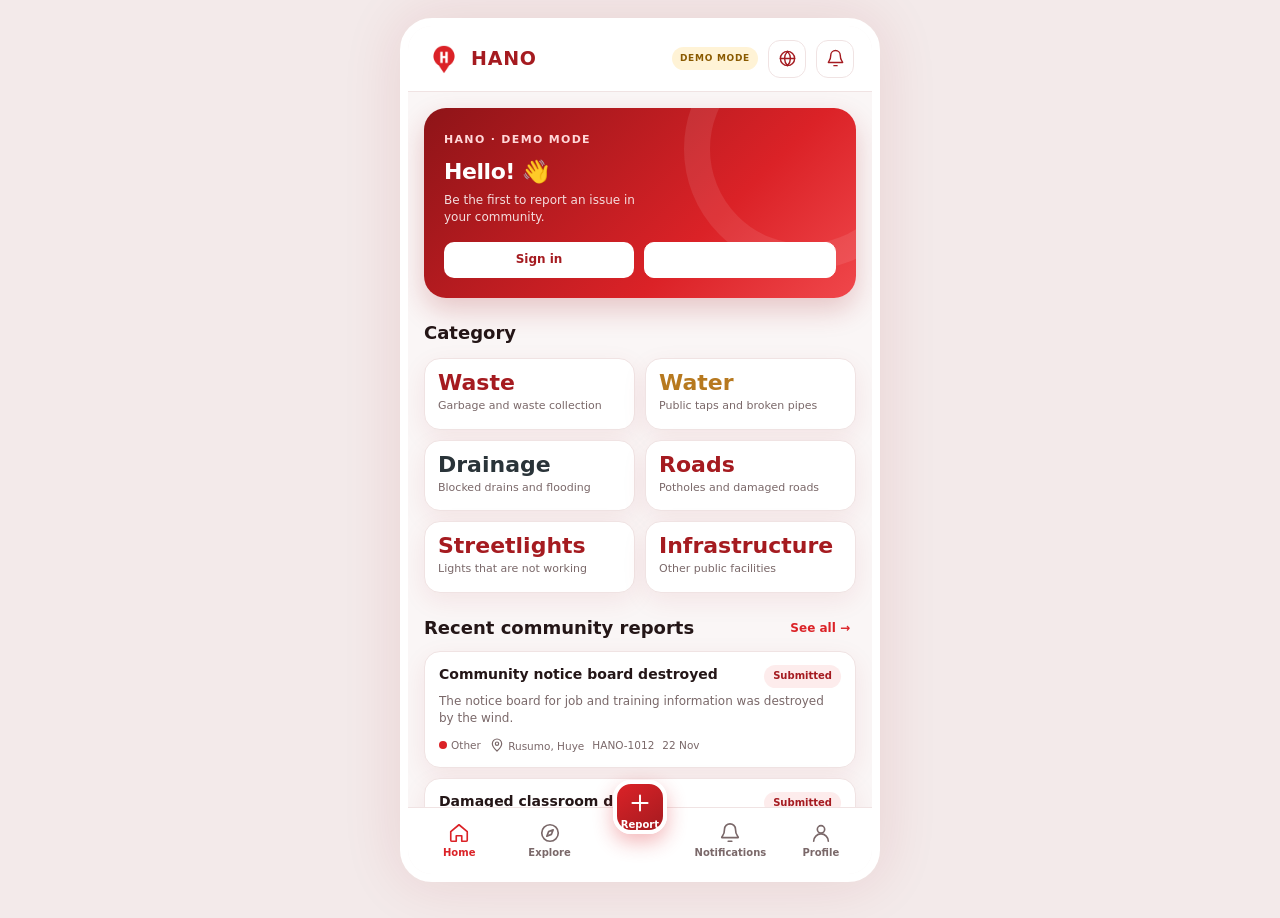
<file: index.html>
<!DOCTYPE html>
<html lang="en">
<head>
  <meta charset="UTF-8">
  <meta name="viewport" content="width=device-width, initial-scale=1, viewport-fit=cover">
  <meta name="theme-color" content="#DB2227">
  <meta name="description" content="HANO — report and track community problems in Rwanda.">
  <title>HANO — Community Problem Reporting</title>
  <link rel="manifest" href="manifest.webmanifest">
  <link rel="icon" href="assets/img/icon-192.png">
  <link rel="apple-touch-icon" href="assets/img/icon-192.png">
  <link rel="stylesheet" href="assets/css/styles.css">
</head>
<body>
  <div class="phone">
    <header class="topbar" id="topbar"></header>
    <main id="app" class="app" aria-live="polite">
      <div class="loading-screen"><div class="spinner"></div><p>Loading HANO…</p></div>
    </main>
    <nav class="bottom-nav" id="bottomnav" aria-label="Main navigation"></nav>
  </div>
  <div id="toast" class="toast" role="status" aria-live="polite"></div>
  <div id="modal" class="modal" hidden></div>
  <script type="module" src="assets/js/app.js"></script>
</body>
</html>
</file>
<file: assets/css/styles.css>
/* HANO - mobile-first design system */
:root{
  /* Palette derived from the uploaded HANO pin logo (#DB2227). */
  --brand:#DB2227; --brand-dark:#A51B20; --brand-soft:#FDECEC;
  --accent:#2A3439; --accent-soft:#EEF1F2;
  --ink:#241617; --muted:#7A6869; --line:#F0E3E3; --bg:#FAF6F6;
  --white:#fff; --danger:#C2413A; --warn:#B7791F; --ok:#157A4A;
  --radius:18px; --shadow:0 8px 26px rgba(165,27,32,.08);
}
*{box-sizing:border-box;-webkit-tap-highlight-color:transparent}
html,body{margin:0;height:100%;background:#F3EAEA;color:var(--ink)}
body{font-family:"Segoe UI",Inter,system-ui,-apple-system,Arial,sans-serif;font-size:15px;line-height:1.45}
button,input,select,textarea{font:inherit}
button{cursor:pointer}
a{color:var(--brand);text-decoration:none}
svg{width:16px;height:16px;vertical-align:-3px;flex:none}

/* Phone shell (desktop preview) */
.phone{position:relative;width:100%;max-width:480px;height:100dvh;margin:0 auto;background:var(--bg);
  display:flex;flex-direction:column;overflow:hidden;box-shadow:0 0 60px rgba(165,27,32,.12)}
@media(min-width:520px){.phone{height:min(920px,96dvh);margin:2vh auto;border-radius:32px;border:8px solid #fff}}

/* Header */
.topbar{flex:none;padding:calc(12px + env(safe-area-inset-top)) 18px 12px;background:var(--white);
  border-bottom:1px solid var(--line);display:flex;align-items:center;gap:10px;min-height:66px}
.brand{display:flex;align-items:center;gap:9px;min-width:0;background:none;border:0;padding:0;color:inherit;text-align:left}
.brand img{width:36px;height:36px;border-radius:11px;flex:none}
.brand strong{font-size:19px;letter-spacing:.04em;color:var(--brand-dark)}
.topbar .spacer{flex:1}
.icon-btn{width:38px;height:38px;border:1px solid var(--line);border-radius:12px;background:var(--white);
  display:grid;place-items:center;color:var(--brand-dark);flex:none}
.icon-btn svg{width:19px;height:19px}
.mode-badge{font-size:9px;font-weight:800;letter-spacing:.08em;padding:5px 8px;border-radius:99px;
  background:var(--brand-soft);color:var(--brand-dark);white-space:nowrap}
.mode-badge.demo{background:#FFF3D6;color:#8A5A00}

/* App body */
.app{flex:1;overflow-y:auto;overflow-x:hidden;padding:16px 16px calc(96px + env(safe-area-inset-bottom));scroll-behavior:smooth}
.app::-webkit-scrollbar{width:0}
.loading-screen{display:grid;place-content:center;justify-items:center;height:70vh;color:var(--muted)}
.spinner{width:36px;height:36px;border:3px solid var(--brand-soft);border-top-color:var(--brand);
  border-radius:50%;animation:spin .8s linear infinite}
@keyframes spin{to{transform:rotate(360deg)}}

/* Bottom navigation */
.bottom-nav{flex:none;position:relative;display:grid;grid-template-columns:repeat(5,1fr);
  background:var(--white);border-top:1px solid var(--line);padding:8px 6px calc(8px + env(safe-area-inset-bottom));z-index:5}
.bottom-nav button{border:0;background:none;color:var(--muted);display:grid;justify-items:center;gap:2px;
  font-size:10px;font-weight:600;padding:6px 0;border-radius:12px}
.bottom-nav button.active{color:var(--brand)}
.bottom-nav button svg{width:22px;height:22px}
.bottom-nav .fab{position:relative;top:-18px;width:54px;height:54px;margin:-18px auto 0;border-radius:18px;
  background:linear-gradient(145deg,#DB2227,#A51B20);color:#fff;box-shadow:0 8px 20px rgba(219,34,39,.32);
  display:grid;place-items:center;border:4px solid var(--white)}
.bottom-nav .fab svg{width:26px;height:26px}
.bottom-nav .fab.active{color:#fff}

/* Typography + layout */
h1,h2,h3,h4,p{margin:0}
h1{font-size:24px;letter-spacing:-.02em}
h2{font-size:18px}
h3{font-size:15px}
.muted{color:var(--muted)}
.small{font-size:12px}
.tiny{font-size:10px}
.eyebrow{font-size:11px;font-weight:800;letter-spacing:.12em;text-transform:uppercase;color:var(--brand)}
.section{margin:22px 0 10px;display:flex;align-items:center;justify-content:space-between;gap:8px}
.text-link{border:0;background:none;color:var(--brand);font-size:12px;font-weight:700}

/* Cards */
.card{background:var(--white);border:1px solid var(--line);border-radius:var(--radius);padding:16px;box-shadow:var(--shadow)}
.card+.card{margin-top:12px}
.hero{background:linear-gradient(135deg,#8E1418,#DB2227 65%,#F0474B);color:#fff;border-radius:22px;
  padding:20px;position:relative;overflow:hidden;box-shadow:0 12px 28px rgba(165,27,32,.22)}
.hero::after{content:"";position:absolute;width:190px;height:190px;border-radius:50%;right:-70px;top:-80px;
  border:26px solid rgba(255,255,255,.09)}
.hero h1{font-size:22px;margin:6px 0 4px}
.hero p{font-size:12px;opacity:.85;max-width:220px}
.hero .eyebrow{color:#FFD7D8}
.stat-grid{display:grid;grid-template-columns:repeat(2,1fr);gap:10px;margin-top:12px}
.stat{background:var(--white);border:1px solid var(--line);border-radius:16px;padding:13px;box-shadow:var(--shadow)}
.stat b{display:block;font-size:26px;line-height:1;color:var(--brand-dark)}
.stat span{font-size:11px;color:var(--muted)}
.stat:nth-child(2) b{color:var(--warn)} .stat:nth-child(3) b{color:var(--accent)}

/* Buttons + chips */
.btn{border:0;border-radius:13px;padding:12px 16px;font-weight:700;font-size:14px;display:inline-flex;
  align-items:center;justify-content:center;gap:7px;transition:transform .12s,opacity .12s}
.btn:active{transform:scale(.97)}
.btn:disabled{opacity:.55;cursor:not-allowed}
.btn-primary{background:var(--brand);color:#fff;box-shadow:0 6px 16px rgba(219,34,39,.22)}
.btn-blue{background:var(--accent);color:#fff}
.btn-outline{background:var(--white);color:var(--brand);border:1px solid var(--brand)}
.btn-ghost{background:var(--brand-soft);color:var(--brand-dark)}
.btn-danger{background:#FDECEC;color:var(--danger)}
.btn-sm{padding:8px 11px;font-size:12px;border-radius:10px}
.btn-block{width:100%}
.chip-row{display:flex;gap:7px;overflow-x:auto;padding:2px 0 6px;scrollbar-width:none}
.chip-row::-webkit-scrollbar{display:none}
.chip{flex:none;border:1px solid var(--line);background:var(--white);color:var(--muted);border-radius:99px;
  padding:7px 12px;font-size:12px;font-weight:600}
.chip.active{background:var(--brand);color:#fff;border-color:var(--brand)}

/* Forms */
.form-group{margin-bottom:14px}
.form-group label{display:block;font-size:12px;font-weight:700;margin-bottom:6px;color:var(--ink)}
input,select,textarea{width:100%;border:1px solid var(--line);border-radius:13px;padding:12px 13px;background:var(--white);color:var(--ink);outline:none}
input:focus,select:focus,textarea:focus{border-color:var(--brand);box-shadow:0 0 0 3px var(--brand-soft)}
textarea{min-height:96px;resize:vertical}
.photo-drop{border:2px dashed #F0C7C8;border-radius:16px;padding:18px;text-align:center;background:var(--brand-soft);color:var(--brand-dark);font-size:13px}
.photo-drop svg{width:28px;height:28px;display:block;margin:0 auto 6px}
.photo-drop input{display:none}
.photo-preview{width:100%;max-height:170px;object-fit:cover;border-radius:14px;margin-top:10px}
.row{display:flex;gap:10px}.row>*{flex:1}

/* Lists + statuses */
.list{display:grid;gap:10px}
.report-item{background:var(--white);border:1px solid var(--line);border-radius:16px;padding:13px 14px;box-shadow:var(--shadow);cursor:pointer}
.report-item:active{transform:scale(.99)}
.report-item .top{display:flex;justify-content:space-between;gap:8px;align-items:flex-start}
.report-item h3{font-size:14px;line-height:1.3}
.report-item p{font-size:12px;color:var(--muted);margin-top:5px;display:-webkit-box;-webkit-line-clamp:2;-webkit-box-orient:vertical;overflow:hidden}
.report-meta{display:flex;gap:8px;align-items:center;margin-top:9px;font-size:10.5px;color:var(--muted);flex-wrap:wrap}
.badge{font-size:10px;font-weight:800;border-radius:99px;padding:4px 9px;white-space:nowrap;text-transform:capitalize}
.badge.submitted{background:#FDECEC;color:#A51B20}
.badge.under_review{background:#FFF4D6;color:#8A5A00}
.badge.assigned{background:#EDE7FA;color:#6B46C1}
.badge.in_progress{background:#FCE0E1;color:#DB2227}
.badge.resolved{background:#E7F5EA;color:#157A4A}
.badge.rejected{background:#FBE3E2;color:#A51B20}
.cat-dot{width:8px;height:8px;border-radius:50%;display:inline-block;margin-right:4px;background:var(--brand)}

/* Map */
.map-wrap{position:relative;border-radius:18px;overflow:hidden;background:linear-gradient(160deg,#FCEEEE,#F1F3F4);border:1px solid var(--line)}
.map-svg{width:100%;height:260px;display:block}
.map-pin{cursor:pointer;transition:transform .15s}
.map-pin:hover{transform:scale(1.25)}
.map-note{position:absolute;left:10px;bottom:8px;font-size:10px;background:rgba(255,255,255,.85);padding:4px 8px;border-radius:8px;color:var(--muted)}

/* Auth */
.auth-logo{width:74px;height:74px;border-radius:22px;margin:10px auto 12px;display:block;box-shadow:0 12px 24px rgba(165,27,32,.22)}
.auth h1{text-align:center;font-size:26px;margin-bottom:20px}
.tabs{display:grid;grid-template-columns:1fr 1fr;background:var(--brand-soft);border-radius:13px;padding:4px;margin-bottom:16px}
.tabs button{border:0;background:none;padding:9px;border-radius:10px;font-weight:700;color:var(--muted);font-size:13px}
.tabs button.active{background:#fff;color:var(--brand-dark);box-shadow:var(--shadow)}
.demo-note{font-size:11px;color:var(--muted);background:#FFF8E8;border:1px solid #F5E3B8;padding:10px;border-radius:12px;margin-top:12px}

/* Admin */
.admin-tabs{display:flex;gap:6px;overflow-x:auto;margin-bottom:12px}
.admin-tabs button{flex:none;border:1px solid var(--line);background:#fff;color:var(--muted);border-radius:10px;padding:8px 12px;font-size:12px;font-weight:700}
.admin-tabs button.active{background:var(--brand);color:#fff;border-color:var(--brand)}
.mini-grid{display:grid;grid-template-columns:repeat(3,1fr);gap:8px;margin-top:10px}
.mini-grid div{background:var(--brand-soft);border-radius:12px;padding:10px;text-align:center}
.mini-grid b{display:block;color:var(--brand-dark);font-size:18px}
.manage-row{border-top:1px solid var(--line);padding:11px 0}
.manage-row:first-of-type{border-top:0}
.manage-row .row{margin-top:7px}
select.small-input{padding:8px;font-size:12px}

/* Empty + toast + modal */
.empty{text-align:center;padding:34px 18px;color:var(--muted)}
.empty .emoji{font-size:34px;margin-bottom:8px}
.toast{position:fixed;left:50%;bottom:26px;transform:translate(-50%,20px);z-index:50;background:var(--ink);color:#fff;
  padding:12px 18px;border-radius:14px;font-size:13px;opacity:0;pointer-events:none;transition:.25s;max-width:86vw;text-align:center}
.toast.show{opacity:1;transform:translate(-50%,0)}
.modal{position:fixed;inset:0;background:rgba(36,22,23,.55);z-index:40;display:grid;align-items:end;justify-items:center}
.modal[hidden]{display:none}
.modal-card{background:#fff;width:100%;max-width:480px;max-height:88dvh;overflow-y:auto;border-radius:24px 24px 0 0;padding:18px 18px calc(24px + env(safe-area-inset-bottom));animation:slideUp .22s ease-out}
@media(min-width:520px){.modal{align-items:center}.modal-card{border-radius:24px;max-height:80dvh}}
@keyframes slideUp{from{transform:translateY(30px);opacity:.5}to{transform:none;opacity:1}}
.timeline{list-style:none;margin:12px 0;padding:0 0 0 16px;border-left:2px solid var(--line)}
.timeline li{position:relative;padding:0 0 14px 12px;font-size:12px}
.timeline li::before{content:"";position:absolute;left:-23px;top:3px;width:10px;height:10px;border-radius:50%;background:var(--brand)}
.timeline time{display:block;color:var(--muted);font-size:10px}
.detail-photo{width:100%;border-radius:14px;margin:10px 0}

/* Loading skeleton */
.skeleton{background:linear-gradient(90deg,#F7EAEA,#FCF7F7,#F7EAEA);background-size:200% 100%;animation:shimmer 1.2s infinite;border-radius:10px;height:14px;margin:8px 0}
@keyframes shimmer{to{background-position:-200% 0}}
</file>
